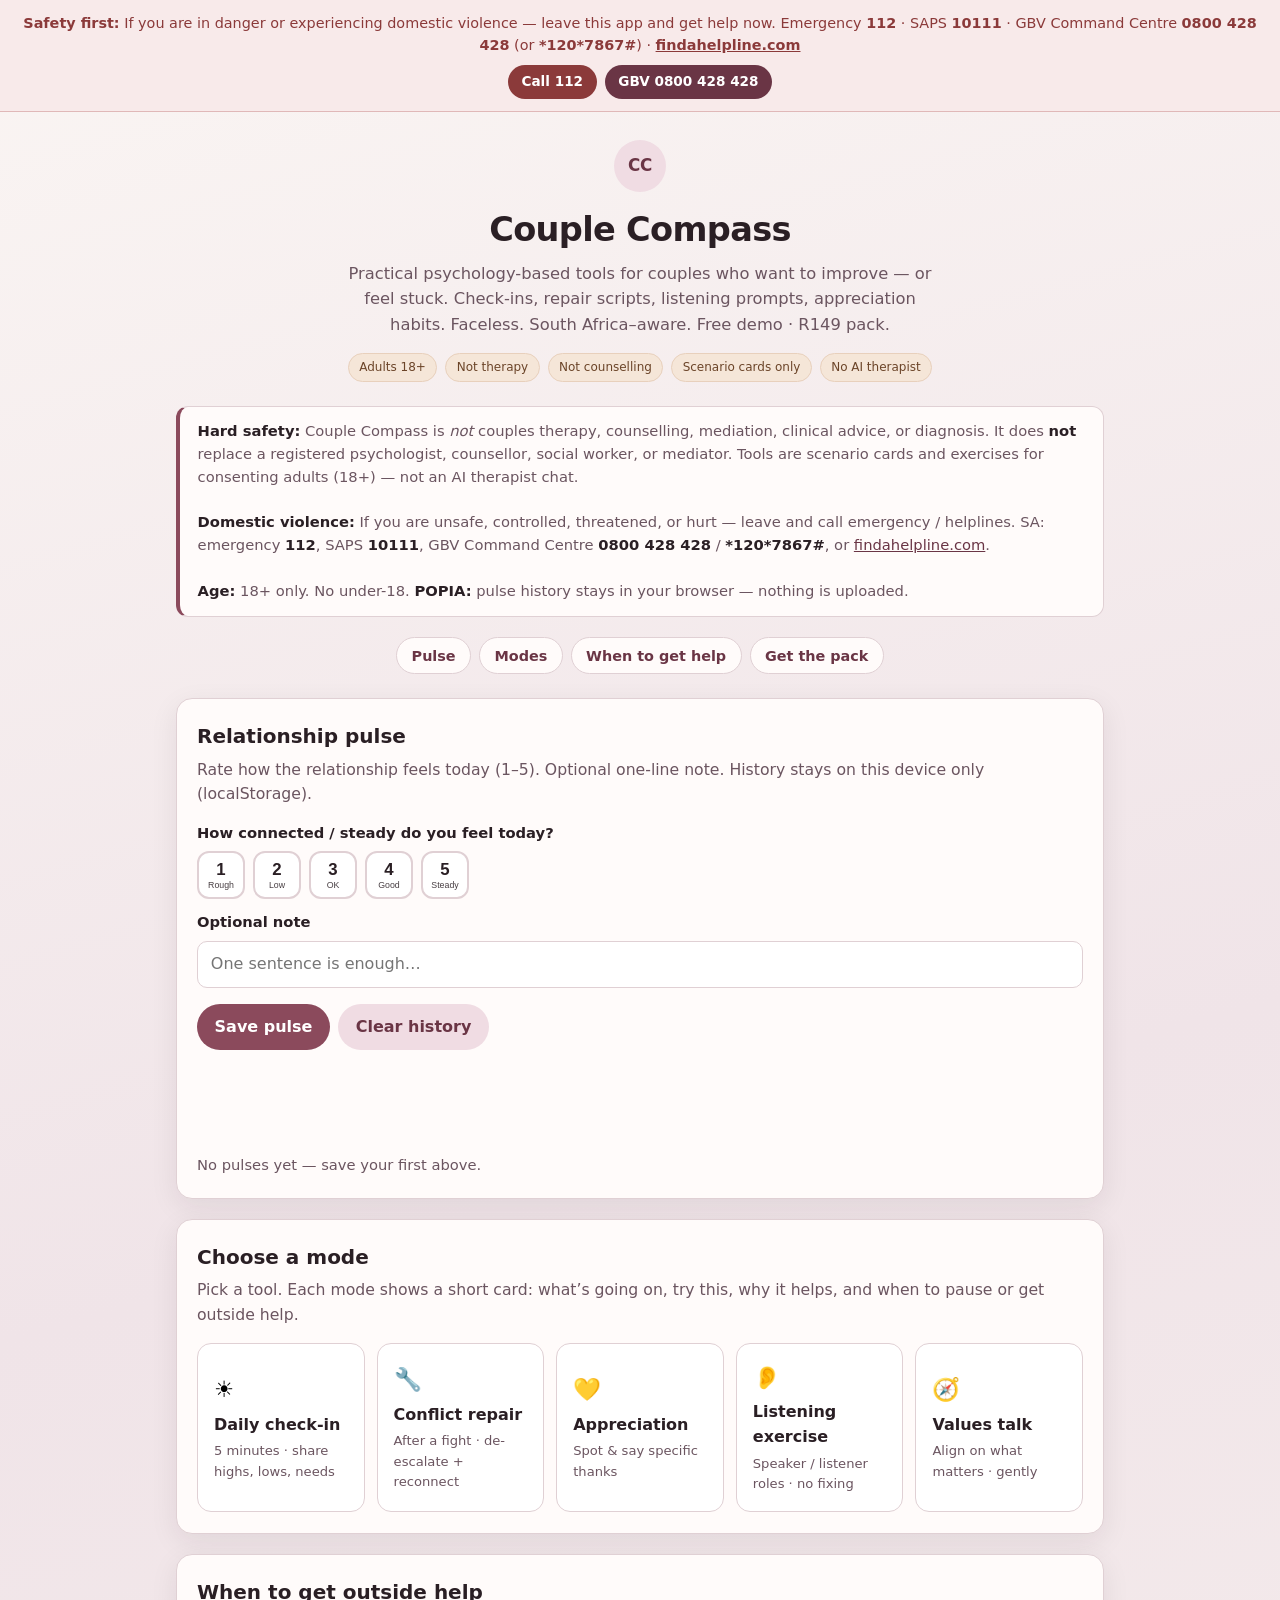
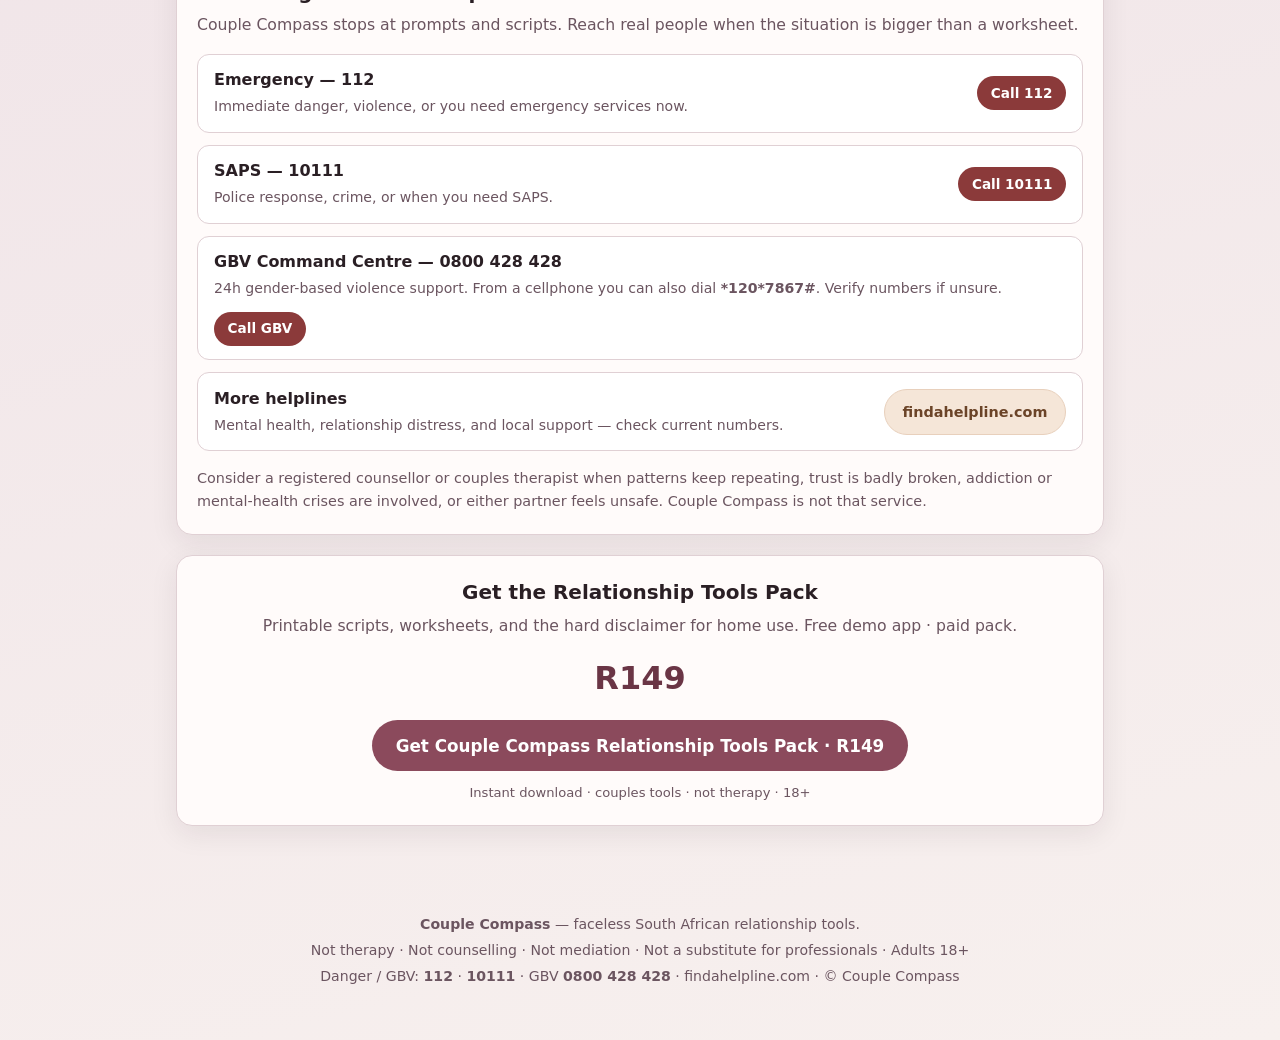
<file: index.html>
<!DOCTYPE html>
<html lang="en-ZA">
<head>
  <meta charset="utf-8">
  <meta name="viewport" content="width=device-width, initial-scale=1">
  <meta name="description" content="Couple Compass — practical relationship tools for South African couples: check-ins, repair scripts, listening prompts, appreciation habits. Not therapy. Adults 18+.">
  <meta name="robots" content="index,follow">
  <title>Couple Compass | Relationship tools (not therapy)</title>
  <link rel="stylesheet" href="css/styles.css">
  <link rel="icon" href="data:image/svg+xml,%3Csvg xmlns='http://www.w3.org/2000/svg' viewBox='0 0 64 64'%3E%3Ccircle fill='%238b4a5c' cx='32' cy='32' r='30'/%3E%3Ctext x='32' y='41' text-anchor='middle' fill='white' font-size='16' font-family='sans-serif' font-weight='700'%3ECC%3C/text%3E%3C/svg%3E">
</head>
<body>
  <div class="safety-bar" role="alert">
    <p>
      <strong>Safety first:</strong> If you are in danger or experiencing domestic violence — leave this app and get help now.
      Emergency <strong>112</strong> · SAPS <strong>10111</strong> · GBV Command Centre <strong>0800 428 428</strong> (or <strong>*120*7867#</strong>) ·
      <a href="https://findahelpline.com" target="_blank" rel="noopener noreferrer">findahelpline.com</a>
    </p>
    <div class="safety-actions">
      <a class="btn-call" href="tel:112">Call 112</a>
      <a class="btn-call alt" href="tel:0800428428">GBV 0800 428 428</a>
    </div>
  </div>

  <div class="wrap">
    <header class="site-header">
      <div class="logo-mark" aria-hidden="true">CC</div>
      <h1>Couple Compass</h1>
      <p class="tagline">Practical psychology-based tools for couples who want to improve — or feel stuck. Check-ins, repair scripts, listening prompts, appreciation habits. Faceless. South Africa–aware. Free demo · R149 pack.</p>
      <div class="badge-row">
        <span class="badge">Adults 18+</span>
        <span class="badge">Not therapy</span>
        <span class="badge">Not counselling</span>
        <span class="badge">Scenario cards only</span>
        <span class="badge">No AI therapist</span>
      </div>
    </header>

    <aside class="disclaimer-box" role="note">
      <strong>Hard safety:</strong> Couple Compass is <em>not</em> couples therapy, counselling, mediation, clinical advice, or diagnosis.
      It does <strong>not</strong> replace a registered psychologist, counsellor, social worker, or mediator.
      Tools are scenario cards and exercises for consenting adults (18+) — not an AI therapist chat.
      <br><br>
      <strong>Domestic violence:</strong> If you are unsafe, controlled, threatened, or hurt — leave and call emergency / helplines.
      SA: emergency <strong>112</strong>, SAPS <strong>10111</strong>, GBV Command Centre <strong>0800 428 428</strong> / <strong>*120*7867#</strong>, or
      <a href="https://findahelpline.com" target="_blank" rel="noopener noreferrer">findahelpline.com</a>.
      <br><br>
      <strong>Age:</strong> 18+ only. No under-18. <strong>POPIA:</strong> pulse history stays in your browser — nothing is uploaded.
    </aside>

    <nav class="modules" aria-label="Modes">
      <a href="#pulse">Pulse</a>
      <a href="#modes">Modes</a>
      <a href="#help">When to get help</a>
      <a href="#pack">Get the pack</a>
    </nav>

    <main>
      <!-- Relationship pulse -->
      <section class="card" id="pulse">
        <h2>Relationship pulse</h2>
        <p class="lead">Rate how the relationship feels today (1–5). Optional one-line note. History stays on this device only (localStorage).</p>
        <form id="pulse-form">
          <label>How connected / steady do you feel today?</label>
          <div class="mood-scale" id="pulse-scale" role="group" aria-label="Pulse from 1 to 5"></div>
          <label for="pulse-note">Optional note</label>
          <input type="text" id="pulse-note" maxlength="280" placeholder="One sentence is enough…">
          <div class="btn-row">
            <button type="submit" class="btn">Save pulse</button>
            <button type="button" class="btn btn-secondary" id="clear-pulse">Clear history</button>
          </div>
        </form>
        <div id="pulse-low-nudge" class="gate-crisis" hidden>
          <p><strong>Feeling very disconnected or unsafe?</strong> These tools are for ordinary friction — not crisis or abuse.</p>
          <p>If you feel controlled, threatened, or in danger: <a href="tel:112">112</a> · <a href="tel:0800428428">GBV 0800 428 428</a> · <a href="https://findahelpline.com" target="_blank" rel="noopener noreferrer">findahelpline.com</a></p>
        </div>
        <div class="chart-wrap" id="pulse-chart" aria-live="polite"></div>
        <ul class="history-list" id="pulse-history"></ul>
      </section>

      <!-- Mode picker -->
      <section class="card" id="modes">
        <h2>Choose a mode</h2>
        <p class="lead">Pick a tool. Each mode shows a short card: what’s going on, try this, why it helps, and when to pause or get outside help.</p>
        <div class="mode-grid" id="mode-grid"></div>
        <div class="protocol" id="mode-panel" hidden aria-live="polite"></div>
      </section>

      <!-- When to get help -->
      <section class="card" id="help">
        <h2>When to get outside help</h2>
        <p class="lead">Couple Compass stops at prompts and scripts. Reach real people when the situation is bigger than a worksheet.</p>
        <div class="call-list">
          <div class="call-item">
            <div>
              <h3>Emergency — 112</h3>
              <p>Immediate danger, violence, or you need emergency services now.</p>
            </div>
            <a class="btn-call-sm" href="tel:112">Call 112</a>
          </div>
          <div class="call-item">
            <div>
              <h3>SAPS — 10111</h3>
              <p>Police response, crime, or when you need SAPS.</p>
            </div>
            <a class="btn-call-sm" href="tel:10111">Call 10111</a>
          </div>
          <div class="call-item">
            <div>
              <h3>GBV Command Centre — 0800 428 428</h3>
              <p>24h gender-based violence support. From a cellphone you can also dial <strong>*120*7867#</strong>. Verify numbers if unsure.</p>
            </div>
            <a class="btn-call-sm" href="tel:0800428428">Call GBV</a>
          </div>
          <div class="call-item">
            <div>
              <h3>More helplines</h3>
              <p>Mental health, relationship distress, and local support — check current numbers.</p>
            </div>
            <a class="btn-link" href="https://findahelpline.com" target="_blank" rel="noopener noreferrer">findahelpline.com</a>
          </div>
        </div>
        <p class="help-note">Consider a registered counsellor or couples therapist when patterns keep repeating, trust is badly broken, addiction or mental-health crises are involved, or either partner feels unsafe. Couple Compass is not that service.</p>
      </section>

      <!-- Pack CTA -->
      <section class="card cta-box" id="pack">
        <h2>Get the Relationship Tools Pack</h2>
        <p class="lead">Printable scripts, worksheets, and the hard disclaimer for home use. Free demo app · paid pack.</p>
        <p class="price">R149</p>
        <a class="btn-cta" href="https://stofficial.gumroad.com/l/ehwudi" target="_blank" rel="noopener noreferrer" id="gumroad-cta">Get Couple Compass Relationship Tools Pack · R149</a>
        <p class="cta-note">Instant download · couples tools · not therapy · 18+</p>
      </section>
    </main>
  </div>

  <footer>
    <p><strong>Couple Compass</strong> — faceless South African relationship tools.</p>
    <p>Not therapy · Not counselling · Not mediation · Not a substitute for professionals · Adults 18+</p>
    <p>Danger / GBV: <strong>112</strong> · <strong>10111</strong> · GBV <strong>0800 428 428</strong> · findahelpline.com · © Couple Compass</p>
  </footer>

  <script src="js/modes.js"></script>
  <script src="js/app.js"></script>
</body>
</html>
</file>
<file: css/styles.css>
/* Couple Compass — warm, faceless relationship tools */
:root {
  --bg: #f7f0ee;
  --bg-card: #fffbfa;
  --ink: #2a1f24;
  --muted: #6b5560;
  --accent: #8b4a5c;
  --accent-soft: #f0dce3;
  --accent-dark: #6a3545;
  --warm: #c4784a;
  --warm-soft: #f5e6d8;
  --safety: #8b3a3a;
  --safety-bg: #f8eaea;
  --border: #e0d0d4;
  --shadow: 0 8px 28px rgba(42, 31, 36, 0.08);
  --radius: 16px;
  --font: "Segoe UI", system-ui, -apple-system, sans-serif;
}

* { box-sizing: border-box; }
html { scroll-behavior: smooth; }
body {
  margin: 0;
  font-family: var(--font);
  color: var(--ink);
  background: linear-gradient(165deg, #faf5f3 0%, #f0e4e8 45%, #f7f0ee 100%);
  min-height: 100vh;
  line-height: 1.55;
}

a { color: var(--accent-dark); }
a:hover { color: var(--accent); }

.safety-bar {
  position: sticky;
  top: 0;
  z-index: 100;
  background: var(--safety-bg);
  color: var(--safety);
  border-bottom: 1px solid #e0b8b8;
  padding: 0.75rem 1rem;
  font-size: 0.9rem;
  text-align: center;
}
.safety-bar p { margin: 0 0 0.5rem; }
.safety-bar a { color: var(--safety); font-weight: 600; text-decoration: underline; }
.safety-actions {
  display: flex;
  flex-wrap: wrap;
  gap: 0.5rem;
  justify-content: center;
}
.btn-call, .btn-call-sm {
  display: inline-block;
  padding: 0.4rem 0.85rem;
  background: var(--safety);
  color: #fff !important;
  text-decoration: none !important;
  border-radius: 999px;
  font-weight: 600;
  font-size: 0.85rem;
}
.btn-call.alt { background: #6a3545; }
.btn-call-sm { white-space: nowrap; }

.wrap { max-width: 960px; margin: 0 auto; padding: 0 1rem 2rem; }

.site-header {
  padding: 1.75rem 0.25rem 0.5rem;
  text-align: center;
}
.logo-mark {
  display: inline-flex;
  align-items: center;
  justify-content: center;
  width: 52px;
  height: 52px;
  border-radius: 50%;
  background: var(--accent-soft);
  color: var(--accent-dark);
  font-weight: 700;
  font-size: 1.05rem;
  letter-spacing: -0.02em;
  margin-bottom: 0.75rem;
}
.site-header h1 {
  margin: 0 0 0.35rem;
  font-size: clamp(1.6rem, 4vw, 2.1rem);
  font-weight: 700;
  letter-spacing: -0.02em;
}
.tagline {
  margin: 0 auto 1rem;
  max-width: 38rem;
  color: var(--muted);
  font-size: 1.02rem;
}
.badge-row {
  display: flex;
  flex-wrap: wrap;
  gap: 0.5rem;
  justify-content: center;
  margin-bottom: 1rem;
}
.badge {
  font-size: 0.75rem;
  padding: 0.25rem 0.65rem;
  border-radius: 999px;
  background: var(--warm-soft);
  color: #6b4428;
  border: 1px solid #e8d0bc;
}

.disclaimer-box {
  margin: 0 auto 1.25rem;
  padding: 0.85rem 1.1rem;
  background: var(--bg-card);
  border: 1px solid var(--border);
  border-left: 4px solid var(--accent);
  border-radius: 12px;
  font-size: 0.92rem;
  color: var(--muted);
}
.disclaimer-box strong { color: var(--ink); }

.modules {
  display: flex;
  flex-wrap: wrap;
  gap: 0.5rem;
  justify-content: center;
  margin-bottom: 1.5rem;
}
.modules a {
  text-decoration: none;
  padding: 0.4rem 0.9rem;
  border-radius: 999px;
  background: var(--bg-card);
  border: 1px solid var(--border);
  color: var(--accent-dark);
  font-size: 0.9rem;
  font-weight: 600;
}
.modules a:hover { background: var(--accent-soft); }

.card {
  background: var(--bg-card);
  border: 1px solid var(--border);
  border-radius: var(--radius);
  box-shadow: var(--shadow);
  padding: 1.35rem 1.25rem;
  margin-bottom: 1.25rem;
}
.card h2 {
  margin: 0 0 0.35rem;
  font-size: 1.25rem;
}
.lead {
  margin: 0 0 1rem;
  color: var(--muted);
  font-size: 0.98rem;
}

label {
  display: block;
  font-weight: 600;
  font-size: 0.92rem;
  margin: 0.75rem 0 0.4rem;
}
input[type="text"] {
  width: 100%;
  padding: 0.65rem 0.8rem;
  border: 1px solid var(--border);
  border-radius: 10px;
  font: inherit;
  background: #fff;
}

.mood-scale {
  display: flex;
  flex-wrap: wrap;
  gap: 0.5rem;
}
.mood-btn {
  width: 3rem;
  height: 3rem;
  border-radius: 12px;
  border: 2px solid var(--border);
  background: #fff;
  font-weight: 700;
  font-size: 1.05rem;
  cursor: pointer;
  color: var(--ink);
  transition: background 0.15s, border-color 0.15s, color 0.15s;
}
.mood-btn:hover { border-color: var(--accent); }
.mood-btn.active {
  background: var(--accent);
  border-color: var(--accent);
  color: #fff;
}
.mood-btn .mood-hint {
  display: block;
  font-size: 0.55rem;
  font-weight: 500;
  opacity: 0.85;
}

.btn-row {
  display: flex;
  flex-wrap: wrap;
  gap: 0.5rem;
  margin-top: 1rem;
}
.btn, .btn-secondary, .btn-cta, .btn-link {
  display: inline-block;
  padding: 0.65rem 1.1rem;
  border-radius: 999px;
  font: inherit;
  font-weight: 600;
  cursor: pointer;
  border: none;
  text-decoration: none;
}
.btn {
  background: var(--accent);
  color: #fff;
}
.btn:hover { background: var(--accent-dark); }
.btn-secondary {
  background: var(--accent-soft);
  color: var(--accent-dark);
}
.btn-secondary:hover { background: #e8c8d4; }
.btn-link {
  background: var(--warm-soft);
  color: #6b4428;
  border: 1px solid #e8d0bc;
  font-size: 0.9rem;
}

.gate-crisis {
  margin-top: 1rem;
  padding: 0.85rem 1rem;
  background: var(--safety-bg);
  border: 1px solid #e0b8b8;
  border-radius: 12px;
  color: var(--safety);
  font-size: 0.92rem;
}
.gate-crisis a { color: var(--safety); font-weight: 600; }

.chart-wrap {
  display: flex;
  align-items: flex-end;
  gap: 4px;
  height: 72px;
  margin: 1rem 0 0.5rem;
  padding: 0.5rem 0;
}
.chart-bar {
  flex: 1;
  min-width: 6px;
  max-width: 28px;
  background: var(--accent-soft);
  border-radius: 4px 4px 0 0;
  border-bottom: 2px solid var(--accent);
}
.chart-bar.empty { background: transparent; border: none; }

.history-list {
  list-style: none;
  margin: 0.5rem 0 0;
  padding: 0;
  max-height: 220px;
  overflow-y: auto;
}
.history-list li {
  display: flex;
  gap: 0.75rem;
  padding: 0.55rem 0;
  border-bottom: 1px solid var(--border);
  font-size: 0.9rem;
}
.history-list .pulse-score {
  font-weight: 700;
  color: var(--accent-dark);
  min-width: 1.5rem;
}
.history-list .pulse-meta { color: var(--muted); font-size: 0.82rem; }
.history-empty { color: var(--muted); font-size: 0.92rem; margin: 0.5rem 0 0; }

.mode-grid {
  display: grid;
  grid-template-columns: repeat(auto-fill, minmax(160px, 1fr));
  gap: 0.75rem;
}
.mode-card {
  text-align: left;
  padding: 1rem;
  border-radius: 14px;
  border: 1px solid var(--border);
  background: #fff;
  cursor: pointer;
  font: inherit;
  transition: border-color 0.15s, box-shadow 0.15s;
}
.mode-card:hover, .mode-card.active {
  border-color: var(--accent);
  box-shadow: 0 4px 16px rgba(139, 74, 92, 0.12);
}
.mode-card .mode-icon {
  font-size: 1.4rem;
  margin-bottom: 0.35rem;
}
.mode-card h3 {
  margin: 0 0 0.25rem;
  font-size: 1rem;
  color: var(--ink);
}
.mode-card p {
  margin: 0;
  font-size: 0.82rem;
  color: var(--muted);
}

.protocol {
  margin-top: 1.25rem;
  padding: 1.15rem;
  background: #fff;
  border: 1px solid var(--border);
  border-radius: 14px;
  border-top: 4px solid var(--accent);
}
.protocol h3 {
  margin: 0 0 0.5rem;
  font-size: 1.15rem;
}
.protocol .proto-section {
  margin: 1rem 0 0;
}
.protocol .proto-section h4 {
  margin: 0 0 0.35rem;
  font-size: 0.85rem;
  text-transform: uppercase;
  letter-spacing: 0.04em;
  color: var(--accent);
}
.protocol ol, .protocol ul {
  margin: 0.25rem 0 0;
  padding-left: 1.2rem;
}
.protocol li { margin: 0.3rem 0; }
.protocol .script-box {
  background: var(--accent-soft);
  border-radius: 10px;
  padding: 0.85rem 1rem;
  font-style: italic;
  margin-top: 0.5rem;
}
.protocol .warn-box {
  background: var(--safety-bg);
  border-radius: 10px;
  padding: 0.75rem 1rem;
  color: var(--safety);
  font-size: 0.9rem;
  margin-top: 0.75rem;
}
.step-nav {
  display: flex;
  flex-wrap: wrap;
  gap: 0.5rem;
  margin-top: 1rem;
  align-items: center;
}
.step-label { font-size: 0.85rem; color: var(--muted); margin-right: auto; }

.call-list { display: flex; flex-direction: column; gap: 0.75rem; }
.call-item {
  display: flex;
  flex-wrap: wrap;
  gap: 0.75rem;
  align-items: center;
  justify-content: space-between;
  padding: 0.85rem 1rem;
  background: #fff;
  border: 1px solid var(--border);
  border-radius: 12px;
}
.call-item h3 { margin: 0 0 0.2rem; font-size: 1rem; }
.call-item p { margin: 0; font-size: 0.88rem; color: var(--muted); }
.help-note {
  margin: 1rem 0 0;
  font-size: 0.9rem;
  color: var(--muted);
}

.cta-box { text-align: center; }
.cta-box .price {
  font-size: 2rem;
  font-weight: 700;
  color: var(--accent-dark);
  margin: 0.5rem 0 1rem;
}
.btn-cta {
  background: var(--accent);
  color: #fff !important;
  font-size: 1.05rem;
  padding: 0.8rem 1.5rem;
}
.btn-cta:hover { background: var(--accent-dark); }
.cta-note {
  margin: 0.75rem 0 0;
  font-size: 0.82rem;
  color: var(--muted);
}

footer {
  text-align: center;
  padding: 2rem 1rem 3rem;
  color: var(--muted);
  font-size: 0.88rem;
}
footer p { margin: 0.25rem 0; }

@media (max-width: 520px) {
  .mood-btn { width: 2.6rem; height: 2.6rem; }
  .call-item { flex-direction: column; align-items: flex-start; }
}
</file>
